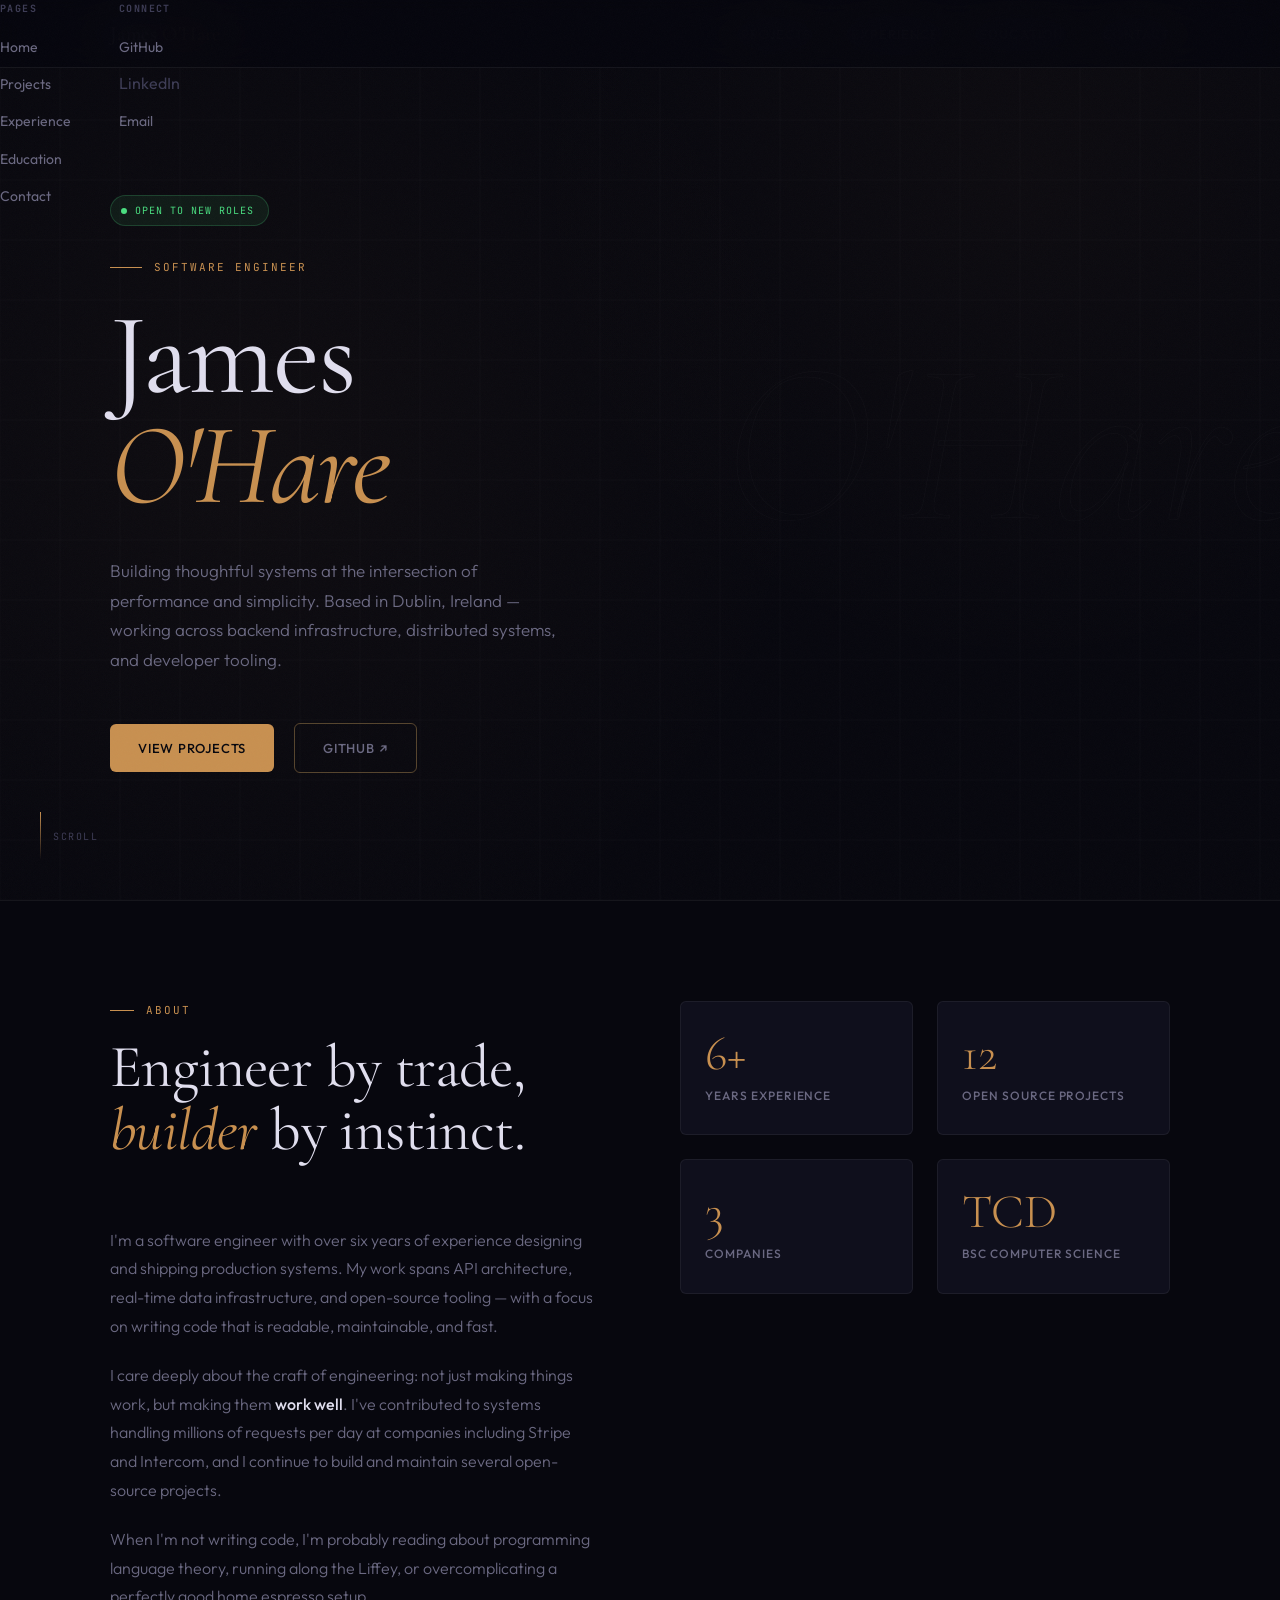
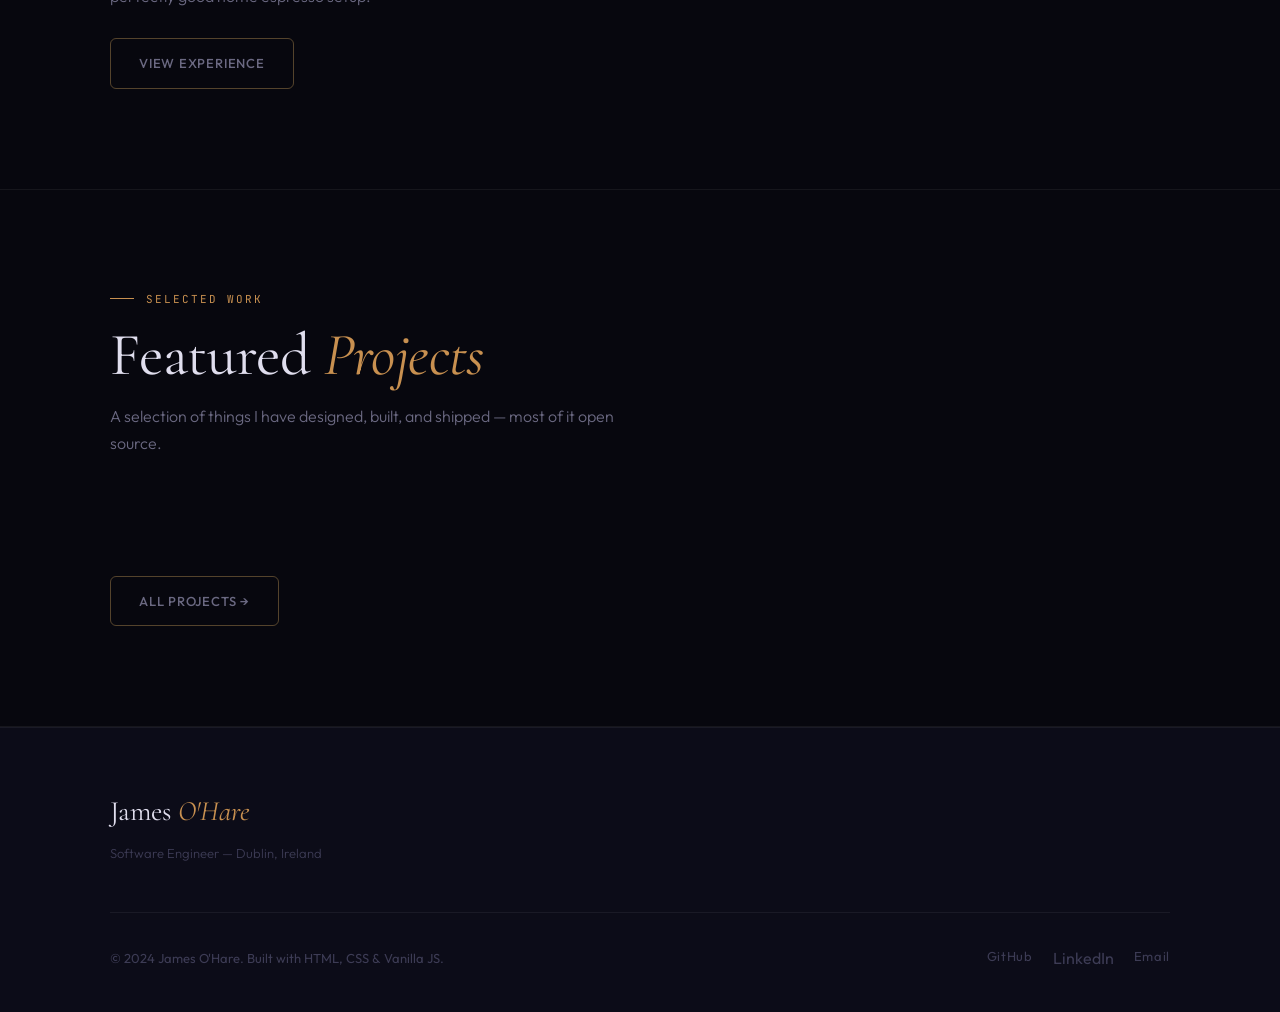
<file: index.html>
<!DOCTYPE html>
<html lang="en">
<head>
  <meta charset="UTF-8">
  <meta name="viewport" content="width=device-width, initial-scale=1.0">
  <meta name="description" content="James O'Hare — Software Engineer based in Dublin, Ireland. Building thoughtful systems at the intersection of performance and simplicity.">
  <title>James O'Hare — Software Engineer</title>
  <link rel="stylesheet" href="assets/styles.css">
</head>
<body>

  <nav>
    <div class="nav-inner">
      <a href="index.html" class="nav-logo">James <span>O'Hare</span></a>
      <ul class="nav-links">
        <li><a href="projects.html">Projects</a></li>
        <li><a href="experience.html">Experience</a></li>
        <li><a href="education.html">Education</a></li>
        <li><a href="contact.html">Contact</a></li>
      </ul>
      <button class="nav-toggle" id="nav-toggle" aria-label="Toggle menu">
        <span></span>
        <span></span>
        <span></span>
      </button>
    </div>
  </nav>

  <div class="nav-mobile" id="nav-mobile">
    <a href="projects.html">Projects</a>
    <a href="experience.html">Experience</a>
    <a href="education.html">Education</a>
    <a href="contact.html">Contact</a>
  </div>

  <section class="hero">
    <div class="hero-grid-bg"></div>
    <div class="hero-ghost">O'Hare</div>
    <div class="hero-inner">
      <div class="available-badge">
        <div class="available-dot"></div>
        Open to new roles
      </div>
      <div class="hero-label">Software Engineer</div>
      <h1 class="hero-name">James<br><em>O'Hare</em></h1>
      <p class="hero-desc">
        Building thoughtful systems at the intersection of performance and simplicity.
        Based in Dublin, Ireland — working across backend infrastructure, distributed systems, and developer tooling.
      </p>
      <div class="hero-actions">
        <a href="projects.html" class="btn btn-primary">View Projects</a>
        <a href="https://github.com/james-ohare" target="_blank" rel="noopener" class="btn btn-outline">GitHub &#8599;</a>
      </div>
    </div>
    <div class="hero-scroll">
      <div class="hero-scroll-line"></div>
      Scroll
    </div>
  </section>

  <div class="divider"></div>

  <section>
    <div class="container">
      <div class="about-grid">
        <div class="about-text fade-up">
          <div class="section-header">
            <div class="section-label">About</div>
            <h2 class="section-title">Engineer by trade,<br><em>builder</em> by instinct.</h2>
          </div>
          <p>
            I'm a software engineer with over six years of experience designing and shipping production systems.
            My work spans API architecture, real-time data infrastructure, and open-source tooling — with a focus
            on writing code that is readable, maintainable, and fast.
          </p>
          <p>
            I care deeply about the craft of engineering: not just making things work, but making them
            <strong>work well</strong>. I've contributed to systems handling millions of requests per day at companies
            including Stripe and Intercom, and I continue to build and maintain several open-source projects.
          </p>
          <p>
            When I'm not writing code, I'm probably reading about programming language theory, running along the
            Liffey, or overcomplicating a perfectly good home espresso setup.
          </p>
          <br>
          <a href="experience.html" class="btn btn-outline">View Experience</a>
        </div>
        <div class="about-stats fade-up stagger-1">
          <div class="stat-card">
            <div class="stat-number">6+</div>
            <div class="stat-label">Years Experience</div>
          </div>
          <div class="stat-card">
            <div class="stat-number">12</div>
            <div class="stat-label">Open Source Projects</div>
          </div>
          <div class="stat-card">
            <div class="stat-number">3</div>
            <div class="stat-label">Companies</div>
          </div>
          <div class="stat-card">
            <div class="stat-number">TCD</div>
            <div class="stat-label">BSc Computer Science</div>
          </div>
        </div>
      </div>
    </div>
  </section>

  <div class="divider"></div>

  <section>
    <div class="container">
      <div class="section-header fade-up">
        <div class="section-label">Selected Work</div>
        <h2 class="section-title">Featured <em>Projects</em></h2>
        <p class="section-sub">A selection of things I have designed, built, and shipped — most of it open source.</p>
      </div>
      <div class="project-grid" id="featured-grid"></div>
      <br><br>
      <a href="projects.html" class="btn btn-outline fade-up">All Projects &#8594;</a>
    </div>
  </section>

  <div class="divider"></div>

  <footer>
    <div class="footer-inner">
      <div class="footer-top">
        <div>
          <div class="footer-logo">James <em>O'Hare</em></div>
          <div class="footer-tagline">Software Engineer — Dublin, Ireland</div>
        </div>
        <nav class="footer-nav">
          <div class="footer-nav-col">
            <h4>Pages</h4>
            <ul>
              <li><a href="index.html">Home</a></li>
              <li><a href="projects.html">Projects</a></li>
              <li><a href="experience.html">Experience</a></li>
              <li><a href="education.html">Education</a></li>
              <li><a href="contact.html">Contact</a></li>
            </ul>
          </div>
          <div class="footer-nav-col">
            <h4>Connect</h4>
            <ul>
              <li><a href="https://github.com/james-ohare" target="_blank" rel="noopener">GitHub</a></li>
              <li><span style="color: var(--text-3);">LinkedIn</span></li>
              <li><a href="mailto:jamesoharephysics@gmail.com">Email</a></li>
            </ul>
          </div>
        </nav>
      </div>
      <div class="footer-bottom">
        <p class="footer-copy">&copy; 2024 James O'Hare. Built with HTML, CSS &amp; Vanilla JS.</p>
        <div class="footer-social">
          <a href="https://github.com/james-ohare" target="_blank" rel="noopener">GitHub</a>
          <span style="color: var(--text-3);">LinkedIn</span>
          <a href="mailto:jamesoharephysics@gmail.com">Email</a>
        </div>
      </div>
    </div>
  </footer>

  <script src="assets/main.js"></script>
</body>
</html>
</file>
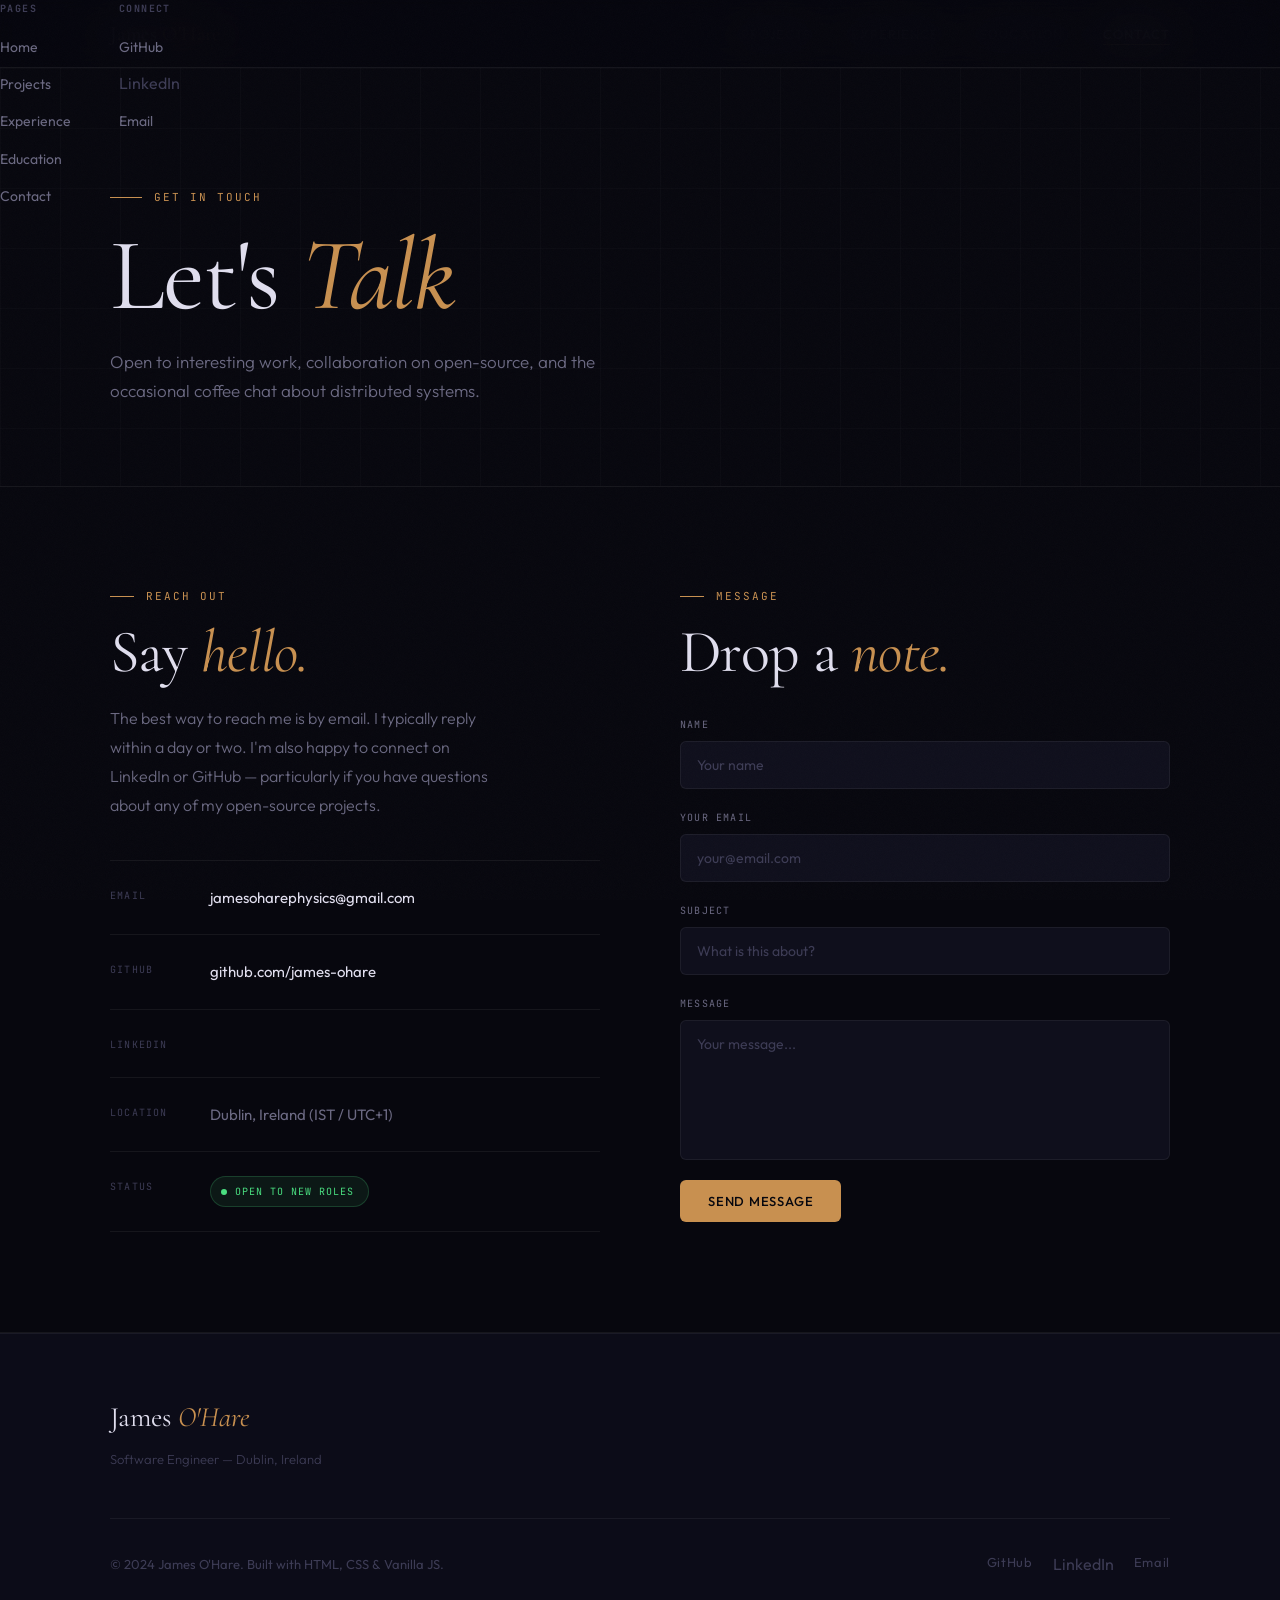
<file: contact.html>
<!DOCTYPE html>
<html lang="en">
<head>
  <meta charset="UTF-8">
  <meta name="viewport" content="width=device-width, initial-scale=1.0">
  <meta name="description" content="Contact James O'Hare — Software Engineer based in Dublin, Ireland.">
  <title>Contact — James O'Hare</title>
  <link rel="stylesheet" href="assets/styles.css">
</head>
<body>

  <nav>
    <div class="nav-inner">
      <a href="index.html" class="nav-logo">James <span>O'Hare</span></a>
      <ul class="nav-links">
        <li><a href="projects.html">Projects</a></li>
        <li><a href="experience.html">Experience</a></li>
        <li><a href="education.html">Education</a></li>
        <li><a href="contact.html">Contact</a></li>
      </ul>
      <button class="nav-toggle" id="nav-toggle" aria-label="Toggle menu">
        <span></span>
        <span></span>
        <span></span>
      </button>
    </div>
  </nav>

  <div class="nav-mobile" id="nav-mobile">
    <a href="projects.html">Projects</a>
    <a href="experience.html">Experience</a>
    <a href="education.html">Education</a>
    <a href="contact.html">Contact</a>
  </div>

  <div class="page-top">
    <div class="page-banner">
      <div class="container">
        <div class="page-banner-inner">
          <div class="page-banner-label">Get in Touch</div>
          <h1 class="page-banner-title">Let's <em>Talk</em></h1>
          <p class="page-banner-sub">
            Open to interesting work, collaboration on open-source, and the occasional coffee chat about distributed systems.
          </p>
        </div>
      </div>
    </div>

    <div class="divider"></div>

    <section>
      <div class="container">
        <div class="contact-layout">

          <div class="fade-up">
            <div class="section-label">Reach Out</div>
            <h2 class="section-title" style="margin-top: 12px;">Say <em>hello.</em></h2>
            <p style="margin-top: 20px; font-size: 16px; color: var(--text-2); line-height: 1.8; font-weight: 300; max-width: 400px;">
              The best way to reach me is by email. I typically reply within a day or two.
              I'm also happy to connect on LinkedIn or GitHub — particularly if you have
              questions about any of my open-source projects.
            </p>
            <div class="contact-info-block">
              <div class="contact-item">
                <div class="contact-item-label">Email</div>
                <div class="contact-item-value">
                  <a href="mailto:jamesoharephysics@gmail.com">jamesoharephysics@gmail.com</a>
                </div>
              </div>
              <div class="contact-item">
                <div class="contact-item-label">GitHub</div>
                <div class="contact-item-value">
                  <a href="https://github.com/james-ohare" target="_blank" rel="noopener">github.com/james-ohare</a>
                </div>
              </div>
              <div class="contact-item">
                <div class="contact-item-label">LinkedIn</div>
                <div class="contact-item-value">
                  <a href="#" target="_blank" rel="noopener"></a>
                </div>
              </div>
              <div class="contact-item">
                <div class="contact-item-label">Location</div>
                <div class="contact-item-value">Dublin, Ireland (IST / UTC+1)</div>
              </div>
              <div class="contact-item">
                <div class="contact-item-label">Status</div>
                <div class="contact-item-value">
                  <span class="available-badge" style="margin-bottom: 0;">
                    <span class="available-dot"></span>
                    Open to new roles
                  </span>
                </div>
              </div>
            </div>
          </div>

          <div class="fade-up stagger-2">
            <div class="section-label">Message</div>
            <h2 class="section-title" style="margin-top: 12px; margin-bottom: 32px;">Drop a <em>note.</em></h2>
            <div class="contact-form" id="contact-form">
              <div class="form-group">
                <label class="form-label" for="cf-name">Name</label>
                <input class="form-input" type="text" id="cf-name" placeholder="Your name" autocomplete="name">
              </div>
              <div class="form-group">
                <label class="form-label" for="cf-email">Your email</label>
                <input class="form-input" type="email" id="cf-email" placeholder="your@email.com" autocomplete="email">
              </div>
              <div class="form-group">
                <label class="form-label" for="cf-subject">Subject</label>
                <input class="form-input" type="text" id="cf-subject" placeholder="What is this about?">
              </div>
              <div class="form-group">
                <label class="form-label" for="cf-message">Message</label>
                <textarea class="form-textarea" id="cf-message" placeholder="Your message..."></textarea>
              </div>
              <div id="form-error" style="display:none; font-family: var(--font-mono); font-size: 11px; color: #f87171; letter-spacing: 0.08em;"></div>
              <button class="btn btn-primary" style="align-self: flex-start;" id="send-btn" onclick="handleFormSubmit(event)">Send Message</button>
            </div>
            <div id="form-success" style="display:none;">
              <div style="font-family: var(--font-display); font-size: 32px; font-weight: 400; color: var(--accent); margin-bottom: 12px; font-style: italic;">Message ready.</div>
              <p style="font-size: 15px; color: var(--text-2); font-weight: 300; line-height: 1.7;">Your email client has opened with the message pre-filled. Just hit send.</p>
              <br>
              <button class="btn btn-outline" onclick="resetForm()">Send Another</button>
            </div>
          </div>

        </div>
      </div>
    </section>

    <div class="divider"></div>

    <footer>
      <div class="footer-inner">
        <div class="footer-top">
          <div>
            <div class="footer-logo">James <em>O'Hare</em></div>
            <div class="footer-tagline">Software Engineer — Dublin, Ireland</div>
          </div>
          <nav class="footer-nav">
            <div class="footer-nav-col">
              <h4>Pages</h4>
              <ul>
                <li><a href="index.html">Home</a></li>
                <li><a href="projects.html">Projects</a></li>
                <li><a href="experience.html">Experience</a></li>
                <li><a href="education.html">Education</a></li>
                <li><a href="contact.html">Contact</a></li>
              </ul>
            </div>
            <div class="footer-nav-col">
              <h4>Connect</h4>
              <ul>
                <li><a href="https://github.com/james-ohare" target="_blank" rel="noopener">GitHub</a></li>
                <li><span style="color: var(--text-3);">LinkedIn</span></li>
                <li><a href="mailto:jamesoharephysics@gmail.com">Email</a></li>
              </ul>
            </div>
          </nav>
        </div>
        <div class="footer-bottom">
          <p class="footer-copy">&copy; 2024 James O'Hare. Built with HTML, CSS &amp; Vanilla JS.</p>
          <div class="footer-social">
            <a href="https://github.com/james-ohare" target="_blank" rel="noopener">GitHub</a>
            <span style="color: var(--text-3);">LinkedIn</span>
            <a href="mailto:jamesoharephysics@gmail.com">Email</a>
          </div>
        </div>
      </div>
    </footer>
  </div>

  <script src="assets/main.js"></script>
  <script>
    function handleFormSubmit(e) {
      e.preventDefault();
      const name = document.getElementById('cf-name').value.trim();
      const email = document.getElementById('cf-email').value.trim();
      const subject = document.getElementById('cf-subject').value.trim();
      const message = document.getElementById('cf-message').value.trim();
      const errorEl = document.getElementById('form-error');

      errorEl.style.display = 'none';

      if (!name) { showError('Please enter your name.'); return; }
      if (!email || !email.includes('@')) { showError('Please enter a valid email address.'); return; }
      if (!subject) { showError('Please enter a subject.'); return; }
      if (!message) { showError('Please write a message.'); return; }

      const body = `Hi James,\n\n${message}\n\n---\nFrom: ${name}\nReply to: ${email}`;
      const mailto = `mailto:jamesoharephysics@gmail.com`
        + `?subject=${encodeURIComponent(subject)}`
        + `&body=${encodeURIComponent(body)}`;

      window.location.href = mailto;

      setTimeout(() => {
        document.getElementById('contact-form').style.display = 'none';
        document.getElementById('form-success').style.display = 'block';
      }, 400);
    }

    function showError(msg) {
      const el = document.getElementById('form-error');
      el.textContent = msg;
      el.style.display = 'block';
    }

    function resetForm() {
      document.getElementById('cf-name').value = '';
      document.getElementById('cf-email').value = '';
      document.getElementById('cf-subject').value = '';
      document.getElementById('cf-message').value = '';
      document.getElementById('form-error').style.display = 'none';
      document.getElementById('contact-form').style.display = 'flex';
      document.getElementById('form-success').style.display = 'none';
    }
  </script>
</body>
</html>
</file>
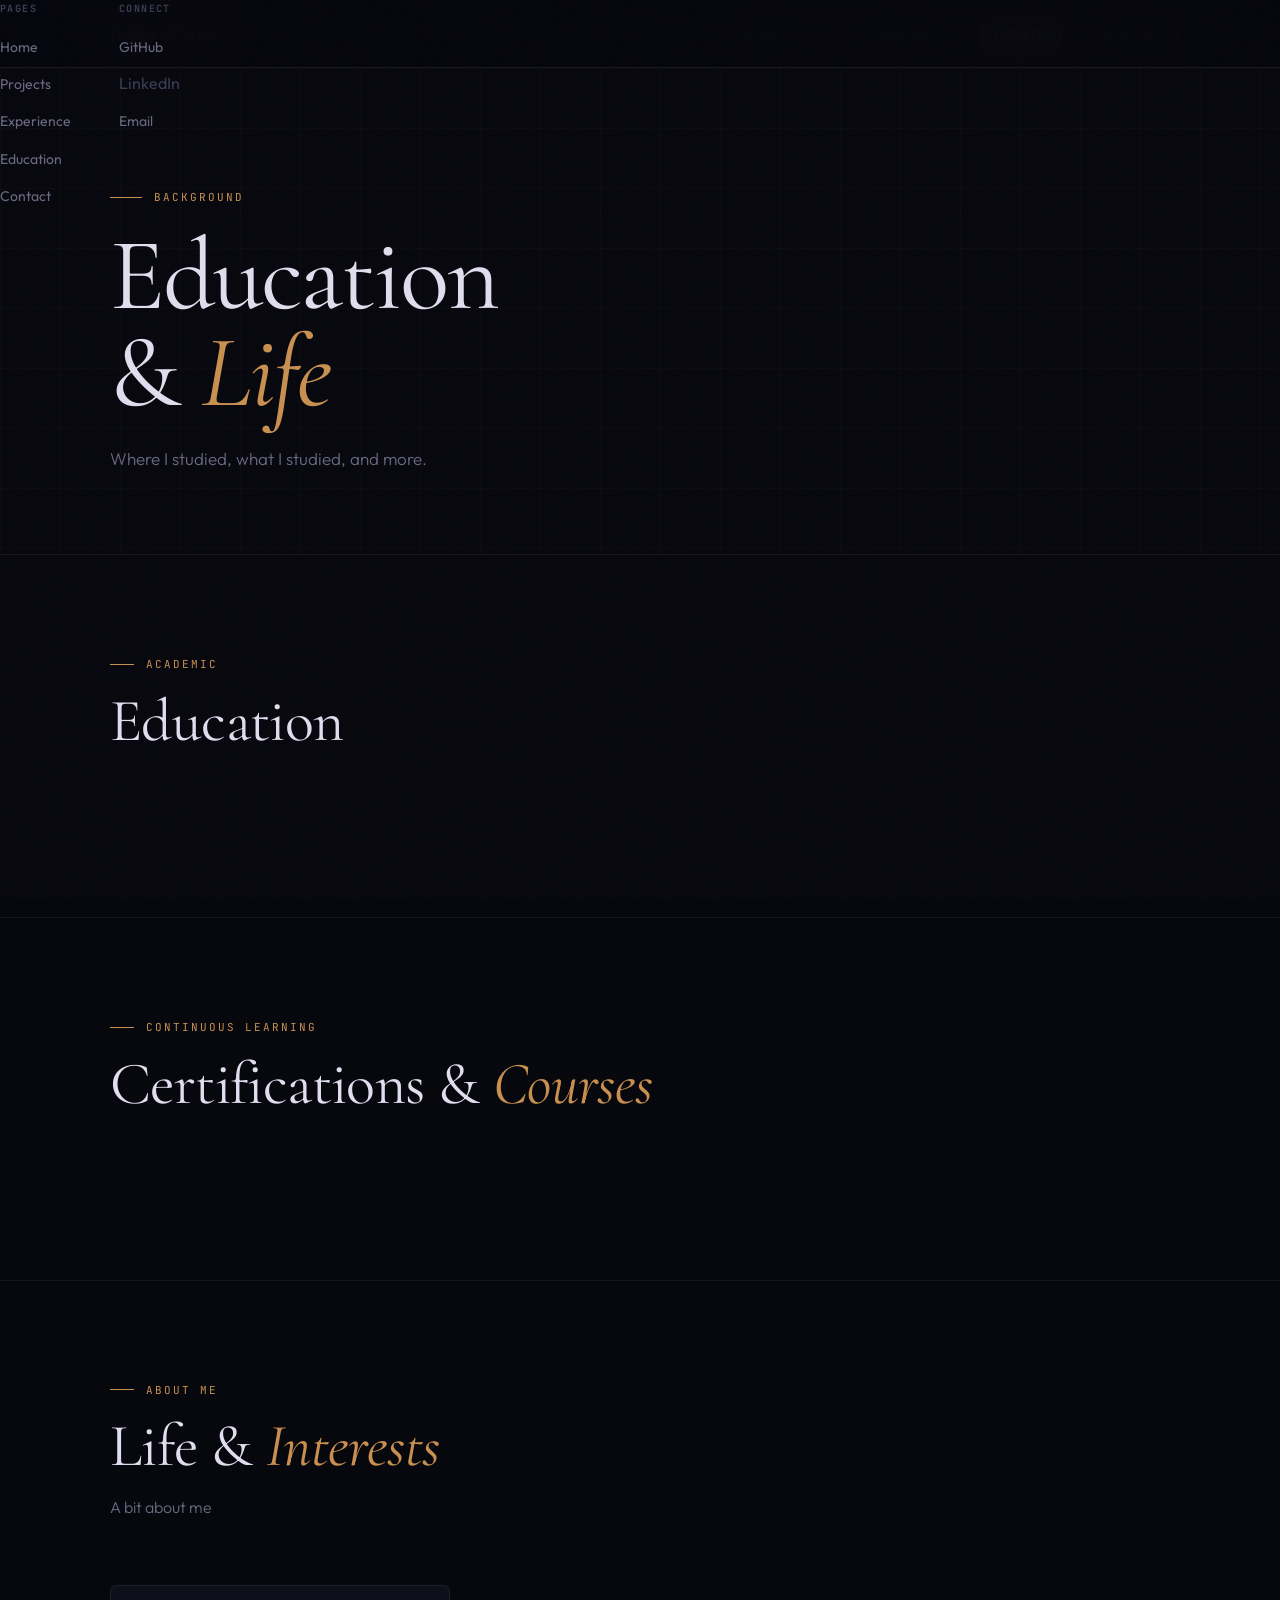
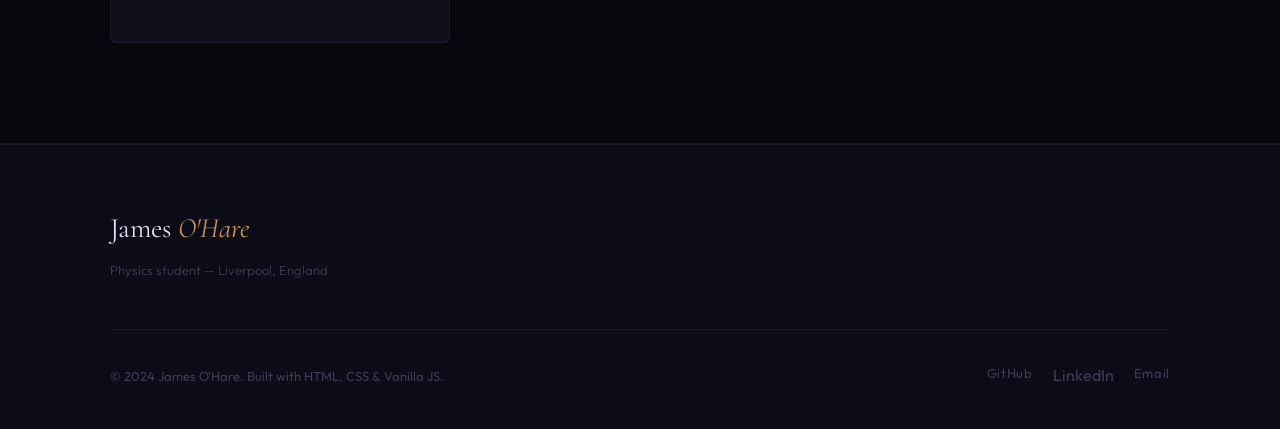
<file: education.html>
<!DOCTYPE html>
<html lang="en">
<head>
  <meta charset="UTF-8">
  <meta name="viewport" content="width=device-width, initial-scale=1.0">
  <meta name="description" content="Education — James O'Hare">
  <title>Education — James O'Hare</title>
  <link rel="stylesheet" href="assets/styles.css">
</head>
<body>

  <nav>
    <div class="nav-inner">
      <a href="index.html" class="nav-logo">James <span>O'Hare</span></a>
      <ul class="nav-links">
        <li><a href="projects.html">Projects</a></li>
        <li><a href="experience.html">Experience</a></li>
        <li><a href="education.html">Education</a></li>
        <li><a href="contact.html">Contact</a></li>
      </ul>
      <button class="nav-toggle" id="nav-toggle" aria-label="Toggle menu">
        <span></span>
        <span></span>
        <span></span>
      </button>
    </div>
  </nav>

  <div class="nav-mobile" id="nav-mobile">
    <a href="projects.html">Projects</a>
    <a href="experience.html">Experience</a>
    <a href="education.html">Education</a>
    <a href="contact.html">Contact</a>
  </div>

  <div class="page-top">
    <div class="page-banner">
      <div class="container">
        <div class="page-banner-inner">
          <div class="page-banner-label">Background</div>
          <h1 class="page-banner-title">Education<br>&amp; <em>Life</em></h1>
          <p class="page-banner-sub">
            Where I studied, what I studied, and more.
          </p>
        </div>
      </div>
    </div>

    <div class="divider"></div>

    <section>
      <div class="container">
        <div class="section-header fade-up">
          <div class="section-label">Academic</div>
          <h2 class="section-title">Education</h2>
        </div>
        <div class="edu-grid">


        </div>
      </div>
    </section>

    <div class="divider"></div>

    <section>
      <div class="container">
        <div class="section-header fade-up">
          <div class="section-label">Continuous Learning</div>
          <h2 class="section-title">Certifications &amp; <em>Courses</em></h2>
        </div>
        <div class="edu-grid">

          

          


        </div>
      </div>
    </section>

    <div class="divider"></div>

    <section>
      <div class="container">
        <div class="section-header fade-up">
          <div class="section-label">About me</div>
          <h2 class="section-title">Life &amp; <em>Interests</em></h2>
          <p class="section-sub">
            A bit about me
          </p>
        </div>
        <div class="life-grid">
          <div class="life-card fade-up stagger-1">
            
        </div>
      </div>
    </section>

    <div class="divider"></div>

    <footer>
      <div class="footer-inner">
        <div class="footer-top">
          <div>
            <div class="footer-logo">James <em>O'Hare</em></div>
            <div class="footer-tagline">Physics student — Liverpool, England</div>
          </div>
          <nav class="footer-nav">
            <div class="footer-nav-col">
              <h4>Pages</h4>
              <ul>
                <li><a href="index.html">Home</a></li>
                <li><a href="projects.html">Projects</a></li>
                <li><a href="experience.html">Experience</a></li>
                <li><a href="education.html">Education</a></li>
                <li><a href="contact.html">Contact</a></li>
              </ul>
            </div>
            <div class="footer-nav-col">
              <h4>Connect</h4>
              <ul>
                <li><a href="https://github.com/james-ohare" target="_blank" rel="noopener">GitHub</a></li>
                <li><span style="color: var(--text-3);">LinkedIn</span></li>
                <li><a href="mailto:jamesoharephysics@gmail.com">Email</a></li>
              </ul>
            </div>
          </nav>
        </div>
        <div class="footer-bottom">
          <p class="footer-copy">&copy; 2024 James O'Hare. Built with HTML, CSS &amp; Vanilla JS.</p>
          <div class="footer-social">
            <a href="https://github.com/james-ohare" target="_blank" rel="noopener">GitHub</a>
            <span style="color: var(--text-3);">LinkedIn</span>
            <a href="mailto:jamesoharephysics@gmail.com">Email</a>
          </div>
        </div>
      </div>
    </footer>
  </div>

  <script src="assets/main.js"></script>
</body>
</html>
</file>
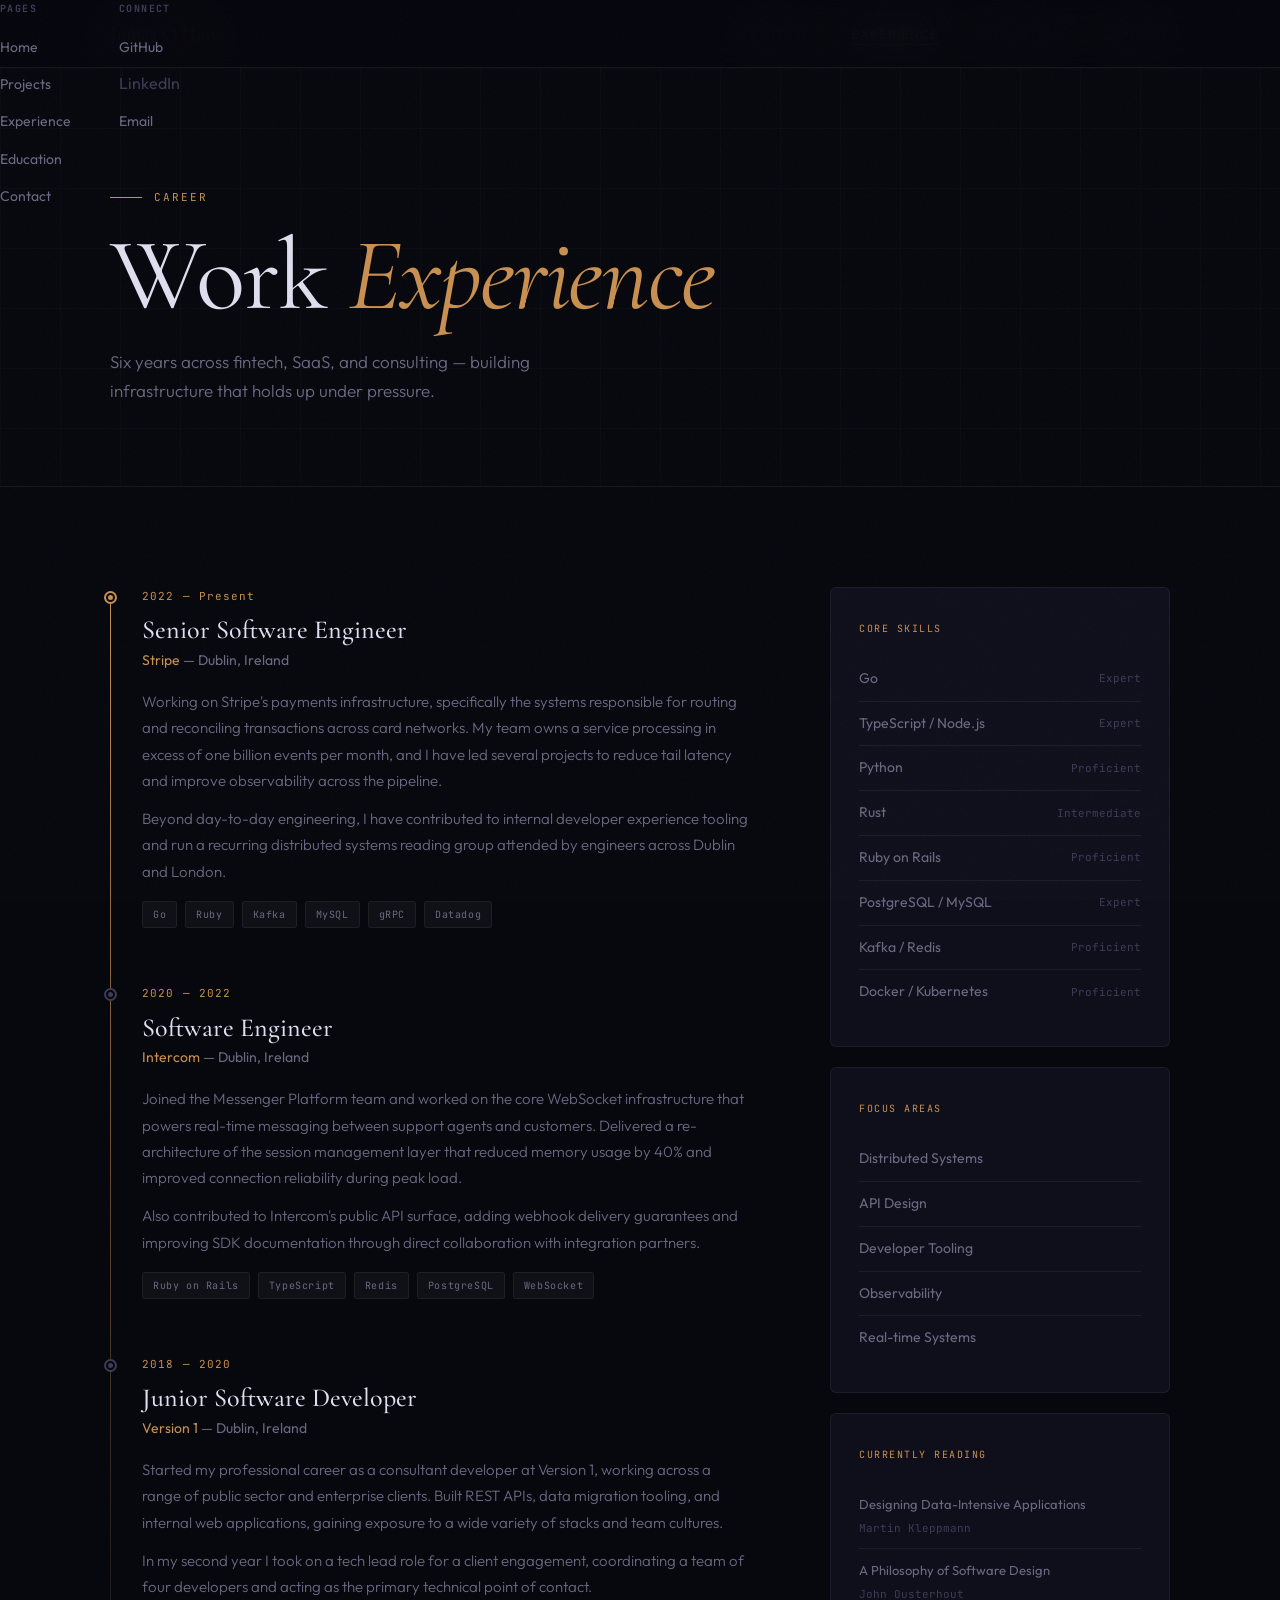
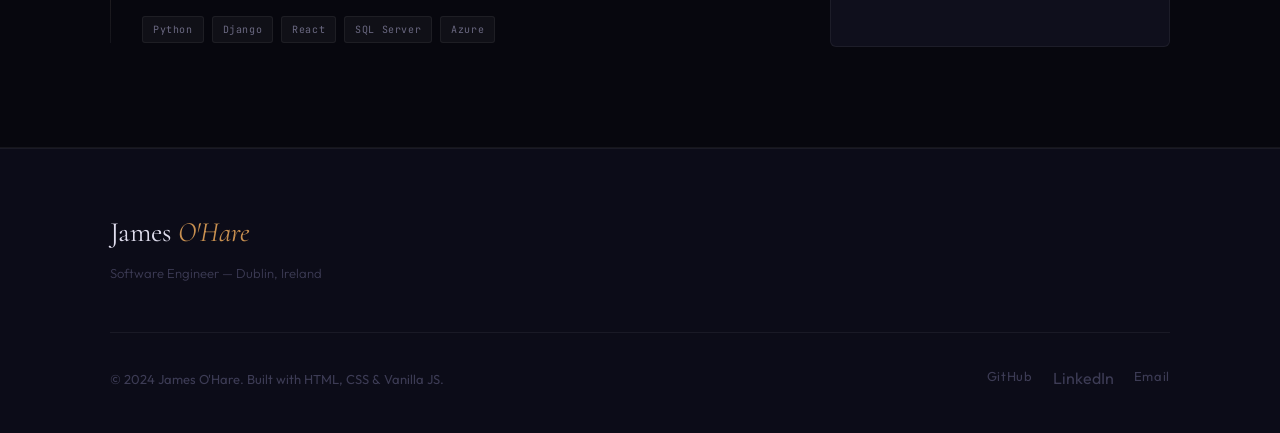
<file: experience.html>
<!DOCTYPE html>
<html lang="en">
<head>
  <meta charset="UTF-8">
  <meta name="viewport" content="width=device-width, initial-scale=1.0">
  <meta name="description" content="Work experience — James O'Hare, Software Engineer.">
  <title>Experience — James O'Hare</title>
  <link rel="stylesheet" href="assets/styles.css">
</head>
<body>

  <nav>
    <div class="nav-inner">
      <a href="index.html" class="nav-logo">James <span>O'Hare</span></a>
      <ul class="nav-links">
        <li><a href="projects.html">Projects</a></li>
        <li><a href="experience.html">Experience</a></li>
        <li><a href="education.html">Education</a></li>
        <li><a href="contact.html">Contact</a></li>
      </ul>
      <button class="nav-toggle" id="nav-toggle" aria-label="Toggle menu">
        <span></span>
        <span></span>
        <span></span>
      </button>
    </div>
  </nav>

  <div class="nav-mobile" id="nav-mobile">
    <a href="projects.html">Projects</a>
    <a href="experience.html">Experience</a>
    <a href="education.html">Education</a>
    <a href="contact.html">Contact</a>
  </div>

  <div class="page-top">
    <div class="page-banner">
      <div class="container">
        <div class="page-banner-inner">
          <div class="page-banner-label">Career</div>
          <h1 class="page-banner-title">Work <em>Experience</em></h1>
          <p class="page-banner-sub">
            Six years across fintech, SaaS, and consulting — building infrastructure that holds up under pressure.
          </p>
        </div>
      </div>
    </div>

    <div class="divider"></div>

    <section>
      <div class="container">
        <div class="experience-grid">
          <div class="timeline fade-up">

            <div class="timeline-item">
              <div class="timeline-dot"></div>
              <div class="timeline-period">2022 — Present</div>
              <div class="timeline-role">Senior Software Engineer</div>
              <div class="timeline-company">
                <a href="https://stripe.com" target="_blank" rel="noopener">Stripe</a> &mdash; Dublin, Ireland
              </div>
              <p class="timeline-desc">
                Working on Stripe's payments infrastructure, specifically the systems responsible for routing
                and reconciling transactions across card networks. My team owns a service processing in
                excess of one billion events per month, and I have led several projects to reduce tail latency
                and improve observability across the pipeline.
              </p>
              <p class="timeline-desc" style="margin-top: 12px;">
                Beyond day-to-day engineering, I have contributed to internal developer experience tooling
                and run a recurring distributed systems reading group attended by engineers across Dublin and London.
              </p>
              <div class="timeline-tags">
                <span class="tag">Go</span>
                <span class="tag">Ruby</span>
                <span class="tag">Kafka</span>
                <span class="tag">MySQL</span>
                <span class="tag">gRPC</span>
                <span class="tag">Datadog</span>
              </div>
            </div>

            <div class="timeline-item">
              <div class="timeline-dot"></div>
              <div class="timeline-period">2020 — 2022</div>
              <div class="timeline-role">Software Engineer</div>
              <div class="timeline-company">
                <a href="https://intercom.com" target="_blank" rel="noopener">Intercom</a> &mdash; Dublin, Ireland
              </div>
              <p class="timeline-desc">
                Joined the Messenger Platform team and worked on the core WebSocket infrastructure
                that powers real-time messaging between support agents and customers. Delivered a
                re-architecture of the session management layer that reduced memory usage by 40% and
                improved connection reliability during peak load.
              </p>
              <p class="timeline-desc" style="margin-top: 12px;">
                Also contributed to Intercom's public API surface, adding webhook delivery guarantees
                and improving SDK documentation through direct collaboration with integration partners.
              </p>
              <div class="timeline-tags">
                <span class="tag">Ruby on Rails</span>
                <span class="tag">TypeScript</span>
                <span class="tag">Redis</span>
                <span class="tag">PostgreSQL</span>
                <span class="tag">WebSocket</span>
              </div>
            </div>

            <div class="timeline-item">
              <div class="timeline-dot"></div>
              <div class="timeline-period">2018 — 2020</div>
              <div class="timeline-role">Junior Software Developer</div>
              <div class="timeline-company">
                <a href="https://version1.com" target="_blank" rel="noopener">Version 1</a> &mdash; Dublin, Ireland
              </div>
              <p class="timeline-desc">
                Started my professional career as a consultant developer at Version 1, working across
                a range of public sector and enterprise clients. Built REST APIs, data migration tooling,
                and internal web applications, gaining exposure to a wide variety of stacks and team cultures.
              </p>
              <p class="timeline-desc" style="margin-top: 12px;">
                In my second year I took on a tech lead role for a client engagement, coordinating a
                team of four developers and acting as the primary technical point of contact.
              </p>
              <div class="timeline-tags">
                <span class="tag">Python</span>
                <span class="tag">Django</span>
                <span class="tag">React</span>
                <span class="tag">SQL Server</span>
                <span class="tag">Azure</span>
              </div>
            </div>

          </div>

          <div>
            <div class="sidebar-card fade-up stagger-1">
              <div class="sidebar-title">Core Skills</div>
              <div class="skill-row">
                <span class="skill-name">Go</span>
                <span class="skill-level">Expert</span>
              </div>
              <div class="skill-row">
                <span class="skill-name">TypeScript / Node.js</span>
                <span class="skill-level">Expert</span>
              </div>
              <div class="skill-row">
                <span class="skill-name">Python</span>
                <span class="skill-level">Proficient</span>
              </div>
              <div class="skill-row">
                <span class="skill-name">Rust</span>
                <span class="skill-level">Intermediate</span>
              </div>
              <div class="skill-row">
                <span class="skill-name">Ruby on Rails</span>
                <span class="skill-level">Proficient</span>
              </div>
              <div class="skill-row">
                <span class="skill-name">PostgreSQL / MySQL</span>
                <span class="skill-level">Expert</span>
              </div>
              <div class="skill-row">
                <span class="skill-name">Kafka / Redis</span>
                <span class="skill-level">Proficient</span>
              </div>
              <div class="skill-row">
                <span class="skill-name">Docker / Kubernetes</span>
                <span class="skill-level">Proficient</span>
              </div>
            </div>

            <div class="sidebar-card fade-up stagger-2" style="margin-top: 20px;">
              <div class="sidebar-title">Focus Areas</div>
              <div class="skill-row">
                <span class="skill-name">Distributed Systems</span>
              </div>
              <div class="skill-row">
                <span class="skill-name">API Design</span>
              </div>
              <div class="skill-row">
                <span class="skill-name">Developer Tooling</span>
              </div>
              <div class="skill-row">
                <span class="skill-name">Observability</span>
              </div>
              <div class="skill-row">
                <span class="skill-name">Real-time Systems</span>
              </div>
            </div>

            <div class="sidebar-card fade-up stagger-3" style="margin-top: 20px;">
              <div class="sidebar-title">Currently Reading</div>
              <div class="skill-row" style="flex-direction: column; align-items: flex-start; gap: 4px;">
                <span class="skill-name" style="font-size: 13px;">Designing Data-Intensive Applications</span>
                <span class="skill-level">Martin Kleppmann</span>
              </div>
              <div class="skill-row" style="flex-direction: column; align-items: flex-start; gap: 4px; border-bottom: none;">
                <span class="skill-name" style="font-size: 13px;">A Philosophy of Software Design</span>
                <span class="skill-level">John Ousterhout</span>
              </div>
            </div>
          </div>
        </div>
      </div>
    </section>

    <div class="divider"></div>

    <footer>
      <div class="footer-inner">
        <div class="footer-top">
          <div>
            <div class="footer-logo">James <em>O'Hare</em></div>
            <div class="footer-tagline">Software Engineer — Dublin, Ireland</div>
          </div>
          <nav class="footer-nav">
            <div class="footer-nav-col">
              <h4>Pages</h4>
              <ul>
                <li><a href="index.html">Home</a></li>
                <li><a href="projects.html">Projects</a></li>
                <li><a href="experience.html">Experience</a></li>
                <li><a href="education.html">Education</a></li>
                <li><a href="contact.html">Contact</a></li>
              </ul>
            </div>
            <div class="footer-nav-col">
              <h4>Connect</h4>
              <ul>
                <li><a href="https://github.com/james-ohare" target="_blank" rel="noopener">GitHub</a></li>
                <li><span style="color: var(--text-3);">LinkedIn</span></li>
                <li><a href="mailto:jamesoharephysics@gmail.com">Email</a></li>
              </ul>
            </div>
          </nav>
        </div>
        <div class="footer-bottom">
          <p class="footer-copy">&copy; 2024 James O'Hare. Built with HTML, CSS &amp; Vanilla JS.</p>
          <div class="footer-social">
            <a href="https://github.com/james-ohare" target="_blank" rel="noopener">GitHub</a>
            <span style="color: var(--text-3);">LinkedIn</span>
            <a href="mailto:jamesoharephysics@gmail.com">Email</a>
          </div>
        </div>
      </div>
    </footer>
  </div>

  <script src="assets/main.js"></script>
</body>
</html>
</file>
<file: assets/styles.css>
@import url('https://fonts.googleapis.com/css2?family=Cormorant+Garamond:ital,wght@0,300;0,400;0,500;0,600;1,300;1,400;1,500&family=Outfit:wght@300;400;500;600&family=JetBrains+Mono:wght@400;500&display=swap');

:root {
  --bg: #07070e;
  --bg-2: #0c0c18;
  --bg-card: #0f0f1c;
  --bg-card-hover: #131325;
  --border: rgba(255, 255, 255, 0.06);
  --border-hover: rgba(200, 158, 90, 0.4);
  --text: #e0deee;
  --text-2: #6b6982;
  --text-3: #3d3c55;
  --accent: #c89050;
  --accent-light: #e0b070;
  --accent-dim: rgba(200, 144, 80, 0.12);
  --accent-glow: rgba(200, 144, 80, 0.06);
  --font-display: 'Cormorant Garamond', Georgia, serif;
  --font-body: 'Outfit', system-ui, sans-serif;
  --font-mono: 'JetBrains Mono', 'Courier New', monospace;
  --nav-h: 68px;
  --max: 1140px;
  --r: 6px;
  --ease: cubic-bezier(0.4, 0, 0.2, 1);
}

*, *::before, *::after {
  box-sizing: border-box;
  margin: 0;
  padding: 0;
}

html {
  scroll-behavior: smooth;
  -webkit-font-smoothing: antialiased;
  -moz-osx-font-smoothing: grayscale;
}

body {
  background-color: var(--bg);
  color: var(--text);
  font-family: var(--font-body);
  font-size: 16px;
  font-weight: 400;
  line-height: 1.7;
  min-height: 100vh;
  overflow-x: hidden;
}

body::after {
  content: '';
  position: fixed;
  inset: 0;
  background-image: url("data:image/svg+xml,%3Csvg viewBox='0 0 256 256' xmlns='http://www.w3.org/2000/svg'%3E%3Cfilter id='noise'%3E%3CfeTurbulence type='fractalNoise' baseFrequency='0.9' numOctaves='4' stitchTiles='stitch'/%3E%3C/filter%3E%3Crect width='100%25' height='100%25' filter='url(%23noise)' opacity='1'/%3E%3C/svg%3E");
  background-size: 180px 180px;
  opacity: 0.025;
  pointer-events: none;
  z-index: 9999;
}

a {
  color: inherit;
  text-decoration: none;
}

img {
  max-width: 100%;
  display: block;
}

ul {
  list-style: none;
}

.container {
  max-width: var(--max);
  margin: 0 auto;
  padding: 0 40px;
}

nav {
  position: fixed;
  top: 0;
  left: 0;
  right: 0;
  height: var(--nav-h);
  z-index: 100;
  border-bottom: 1px solid var(--border);
  backdrop-filter: blur(20px) saturate(1.4);
  -webkit-backdrop-filter: blur(20px) saturate(1.4);
  background: rgba(7, 7, 14, 0.85);
}

.nav-inner {
  max-width: var(--max);
  margin: 0 auto;
  padding: 0 40px;
  height: 100%;
  display: flex;
  align-items: center;
  justify-content: space-between;
}

.nav-logo {
  font-family: var(--font-display);
  font-size: 20px;
  font-weight: 500;
  letter-spacing: 0.02em;
  color: var(--text);
  transition: color 0.2s;
}

.nav-logo span {
  color: var(--accent);
}

.nav-logo:hover {
  color: var(--accent-light);
}

.nav-links {
  display: flex;
  align-items: center;
  gap: 40px;
}

.nav-links a {
  font-size: 13px;
  font-weight: 500;
  letter-spacing: 0.08em;
  text-transform: uppercase;
  color: var(--text-2);
  transition: color 0.2s var(--ease);
  position: relative;
}

.nav-links a::after {
  content: '';
  position: absolute;
  bottom: -3px;
  left: 0;
  width: 0;
  height: 1px;
  background: var(--accent);
  transition: width 0.25s var(--ease);
}

.nav-links a:hover,
.nav-links a.active {
  color: var(--text);
}

.nav-links a:hover::after,
.nav-links a.active::after {
  width: 100%;
}

.nav-toggle {
  display: none;
  flex-direction: column;
  gap: 5px;
  background: none;
  border: none;
  cursor: pointer;
  padding: 4px;
}

.nav-toggle span {
  display: block;
  width: 24px;
  height: 1.5px;
  background: var(--text);
  transition: transform 0.3s, opacity 0.3s;
}

.nav-mobile {
  display: none;
  position: fixed;
  top: var(--nav-h);
  left: 0;
  right: 0;
  background: var(--bg-2);
  border-bottom: 1px solid var(--border);
  padding: 24px 40px 32px;
  z-index: 99;
  flex-direction: column;
  gap: 20px;
}

.nav-mobile.open {
  display: flex;
}

.nav-mobile a {
  font-size: 15px;
  font-weight: 500;
  letter-spacing: 0.06em;
  text-transform: uppercase;
  color: var(--text-2);
  transition: color 0.2s;
}

.nav-mobile a:hover {
  color: var(--accent);
}

.page-top {
  padding-top: var(--nav-h);
}

.hero {
  min-height: 100vh;
  display: flex;
  align-items: center;
  position: relative;
  overflow: hidden;
}

.hero-grid-bg {
  position: absolute;
  inset: 0;
  background-image:
    radial-gradient(circle at 20% 50%, rgba(200, 144, 80, 0.04) 0%, transparent 50%),
    radial-gradient(circle at 80% 20%, rgba(200, 144, 80, 0.03) 0%, transparent 40%),
    linear-gradient(rgba(255,255,255,0.018) 1px, transparent 1px),
    linear-gradient(90deg, rgba(255,255,255,0.018) 1px, transparent 1px);
  background-size: auto, auto, 60px 60px, 60px 60px;
  background-position: 0 0, 0 0, -0.5px -0.5px, -0.5px -0.5px;
}

.hero-ghost {
  position: absolute;
  right: -2vw;
  top: 50%;
  transform: translateY(-52%);
  font-family: var(--font-display);
  font-size: clamp(140px, 18vw, 280px);
  font-weight: 300;
  font-style: italic;
  color: transparent;
  -webkit-text-stroke: 1px rgba(255,255,255,0.025);
  line-height: 1;
  user-select: none;
  pointer-events: none;
  white-space: nowrap;
}

.hero-inner {
  position: relative;
  z-index: 1;
  max-width: var(--max);
  margin: 0 auto;
  padding: 0 40px;
  padding-top: var(--nav-h);
  width: 100%;
}

.hero-label {
  font-family: var(--font-mono);
  font-size: 11px;
  letter-spacing: 0.18em;
  text-transform: uppercase;
  color: var(--accent);
  margin-bottom: 24px;
  display: flex;
  align-items: center;
  gap: 12px;
  opacity: 0;
  animation: fadeUp 0.8s var(--ease) 0.2s forwards;
}

.hero-label::before {
  content: '';
  display: block;
  width: 32px;
  height: 1px;
  background: var(--accent);
}

.hero-name {
  font-family: var(--font-display);
  font-size: clamp(64px, 9vw, 140px);
  font-weight: 400;
  line-height: 0.95;
  letter-spacing: -0.02em;
  color: var(--text);
  opacity: 0;
  animation: fadeUp 0.9s var(--ease) 0.4s forwards;
}

.hero-name em {
  font-style: italic;
  color: var(--accent);
}

.hero-desc {
  margin-top: 36px;
  max-width: 460px;
  font-size: 17px;
  font-weight: 300;
  color: var(--text-2);
  line-height: 1.75;
  opacity: 0;
  animation: fadeUp 0.9s var(--ease) 0.6s forwards;
}

.hero-actions {
  margin-top: 48px;
  display: flex;
  align-items: center;
  gap: 20px;
  flex-wrap: wrap;
  opacity: 0;
  animation: fadeUp 0.9s var(--ease) 0.8s forwards;
}

.hero-scroll {
  position: absolute;
  bottom: 40px;
  left: 40px;
  display: flex;
  align-items: center;
  gap: 12px;
  font-family: var(--font-mono);
  font-size: 10px;
  letter-spacing: 0.15em;
  text-transform: uppercase;
  color: var(--text-3);
}

.hero-scroll-line {
  width: 1px;
  height: 48px;
  background: linear-gradient(to bottom, var(--accent), transparent);
  animation: scrollLine 2s ease-in-out infinite;
}

.btn {
  display: inline-flex;
  align-items: center;
  gap: 8px;
  padding: 13px 28px;
  font-family: var(--font-body);
  font-size: 13px;
  font-weight: 500;
  letter-spacing: 0.06em;
  text-transform: uppercase;
  border-radius: var(--r);
  transition: all 0.25s var(--ease);
  cursor: pointer;
  border: none;
}

.btn-primary {
  background: var(--accent);
  color: var(--bg);
}

.btn-primary:hover {
  background: var(--accent-light);
  transform: translateY(-1px);
  box-shadow: 0 8px 32px rgba(200, 144, 80, 0.25);
}

.btn-outline {
  background: transparent;
  color: var(--text-2);
  border: 1px solid var(--border-hover);
}

.btn-outline:hover {
  color: var(--accent);
  border-color: var(--accent);
  background: var(--accent-dim);
  transform: translateY(-1px);
}

section {
  padding: 100px 0;
}

.section-header {
  margin-bottom: 64px;
}

.section-label {
  font-family: var(--font-mono);
  font-size: 11px;
  letter-spacing: 0.18em;
  text-transform: uppercase;
  color: var(--accent);
  margin-bottom: 16px;
  display: flex;
  align-items: center;
  gap: 12px;
}

.section-label::before {
  content: '';
  display: block;
  width: 24px;
  height: 1px;
  background: var(--accent);
}

.section-title {
  font-family: var(--font-display);
  font-size: clamp(36px, 5vw, 60px);
  font-weight: 400;
  line-height: 1.05;
  letter-spacing: -0.01em;
  color: var(--text);
}

.section-title em {
  font-style: italic;
  color: var(--accent);
}

.section-sub {
  margin-top: 16px;
  font-size: 16px;
  color: var(--text-2);
  max-width: 520px;
  font-weight: 300;
}

.about-grid {
  display: grid;
  grid-template-columns: 1fr 1fr;
  gap: 80px;
  align-items: start;
}

.about-text p {
  font-size: 16px;
  color: var(--text-2);
  line-height: 1.8;
  font-weight: 300;
}

.about-text p + p {
  margin-top: 20px;
}

.about-text strong {
  color: var(--text);
  font-weight: 500;
}

.about-stats {
  display: grid;
  grid-template-columns: 1fr 1fr;
  gap: 24px;
}

.stat-card {
  background: var(--bg-card);
  border: 1px solid var(--border);
  border-radius: var(--r);
  padding: 28px 24px;
}

.stat-number {
  font-family: var(--font-display);
  font-size: 48px;
  font-weight: 300;
  color: var(--accent);
  line-height: 1;
}

.stat-label {
  margin-top: 8px;
  font-size: 12px;
  letter-spacing: 0.08em;
  text-transform: uppercase;
  color: var(--text-2);
  font-weight: 500;
}

.project-grid {
  display: grid;
  grid-template-columns: repeat(3, 1fr);
  gap: 24px;
}

.project-card {
  background: var(--bg-card);
  border: 1px solid var(--border);
  border-radius: var(--r);
  padding: 36px 32px;
  display: flex;
  flex-direction: column;
  transition: all 0.3s var(--ease);
  position: relative;
  overflow: hidden;
  cursor: pointer;
}

.project-card::before {
  content: '';
  position: absolute;
  top: 0;
  left: 0;
  right: 0;
  height: 2px;
  background: var(--accent);
  transform: scaleX(0);
  transform-origin: left;
  transition: transform 0.35s var(--ease);
}

.project-card:hover {
  background: var(--bg-card-hover);
  border-color: rgba(200, 144, 80, 0.2);
  transform: translateY(-4px);
  box-shadow: 0 20px 60px rgba(0, 0, 0, 0.4);
}

.project-card:hover::before {
  transform: scaleX(1);
}

.project-year {
  font-family: var(--font-mono);
  font-size: 11px;
  color: var(--text-3);
  letter-spacing: 0.1em;
  margin-bottom: 24px;
}

.project-title {
  font-family: var(--font-display);
  font-size: 28px;
  font-weight: 500;
  color: var(--text);
  line-height: 1.1;
  margin-bottom: 14px;
  transition: color 0.2s;
}

.project-card:hover .project-title {
  color: var(--accent-light);
}

.project-desc {
  font-size: 14px;
  color: var(--text-2);
  line-height: 1.7;
  font-weight: 300;
  flex: 1;
}

.project-tags {
  display: flex;
  flex-wrap: wrap;
  gap: 8px;
  margin-top: 24px;
}

.tag {
  font-family: var(--font-mono);
  font-size: 10px;
  letter-spacing: 0.06em;
  color: var(--text-2);
  background: rgba(255,255,255,0.04);
  border: 1px solid var(--border);
  border-radius: 3px;
  padding: 4px 10px;
  transition: all 0.2s;
}

.project-card:hover .tag {
  border-color: rgba(200, 144, 80, 0.25);
  color: var(--accent);
  background: var(--accent-dim);
}

.project-link {
  margin-top: 28px;
  display: inline-flex;
  align-items: center;
  gap: 8px;
  font-size: 12px;
  font-weight: 500;
  letter-spacing: 0.08em;
  text-transform: uppercase;
  color: var(--text-3);
  transition: color 0.2s, gap 0.2s;
}

.project-card:hover .project-link {
  color: var(--accent);
  gap: 12px;
}

.divider {
  height: 1px;
  background: var(--border);
  margin: 0;
}

.page-banner {
  padding: 120px 0 80px;
  position: relative;
  overflow: hidden;
}

.page-banner::after {
  content: '';
  position: absolute;
  inset: 0;
  background-image:
    linear-gradient(rgba(255,255,255,0.015) 1px, transparent 1px),
    linear-gradient(90deg, rgba(255,255,255,0.015) 1px, transparent 1px);
  background-size: 60px 60px;
}

.page-banner-inner {
  position: relative;
  z-index: 1;
}

.page-banner-label {
  font-family: var(--font-mono);
  font-size: 11px;
  letter-spacing: 0.18em;
  text-transform: uppercase;
  color: var(--accent);
  margin-bottom: 20px;
  display: flex;
  align-items: center;
  gap: 12px;
}

.page-banner-label::before {
  content: '';
  width: 32px;
  height: 1px;
  background: var(--accent);
  display: block;
}

.page-banner-title {
  font-family: var(--font-display);
  font-size: clamp(52px, 8vw, 110px);
  font-weight: 400;
  line-height: 0.95;
  letter-spacing: -0.02em;
  color: var(--text);
}

.page-banner-title em {
  font-style: italic;
  color: var(--accent);
}

.page-banner-sub {
  margin-top: 24px;
  font-size: 17px;
  color: var(--text-2);
  max-width: 500px;
  font-weight: 300;
  line-height: 1.7;
}

.filter-bar {
  display: flex;
  align-items: center;
  gap: 8px;
  margin-bottom: 48px;
  flex-wrap: wrap;
}

.filter-btn {
  font-family: var(--font-mono);
  font-size: 11px;
  letter-spacing: 0.08em;
  text-transform: uppercase;
  color: var(--text-2);
  background: var(--bg-card);
  border: 1px solid var(--border);
  border-radius: 3px;
  padding: 8px 16px;
  cursor: pointer;
  transition: all 0.2s;
}

.filter-btn:hover,
.filter-btn.active {
  color: var(--accent);
  border-color: var(--accent);
  background: var(--accent-dim);
}

.filter-label {
  font-family: var(--font-mono);
  font-size: 11px;
  letter-spacing: 0.1em;
  text-transform: uppercase;
  color: var(--text-3);
  margin-right: 8px;
}

.timeline {
  position: relative;
  padding-left: 32px;
}

.timeline::before {
  content: '';
  position: absolute;
  left: 0;
  top: 8px;
  bottom: 0;
  width: 1px;
  background: linear-gradient(to bottom, var(--accent), var(--border));
}

.timeline-item {
  position: relative;
  padding-bottom: 56px;
}

.timeline-item:last-child {
  padding-bottom: 0;
}

.timeline-dot {
  position: absolute;
  left: -36px;
  top: 6px;
  width: 9px;
  height: 9px;
  border-radius: 50%;
  background: var(--accent);
  border: 2px solid var(--bg);
  box-shadow: 0 0 0 2px var(--accent);
}

.timeline-item:not(:first-child) .timeline-dot {
  background: var(--text-3);
  box-shadow: 0 0 0 2px var(--text-3);
}

.timeline-period {
  font-family: var(--font-mono);
  font-size: 11px;
  letter-spacing: 0.1em;
  color: var(--accent);
  margin-bottom: 10px;
}

.timeline-role {
  font-family: var(--font-display);
  font-size: 26px;
  font-weight: 500;
  color: var(--text);
  line-height: 1.15;
}

.timeline-company {
  font-size: 14px;
  color: var(--text-2);
  margin-top: 4px;
  font-weight: 400;
}

.timeline-company a {
  color: var(--accent);
  transition: color 0.2s;
}

.timeline-company a:hover {
  color: var(--accent-light);
}

.timeline-desc {
  margin-top: 16px;
  font-size: 15px;
  color: var(--text-2);
  line-height: 1.75;
  font-weight: 300;
  max-width: 620px;
}

.timeline-tags {
  margin-top: 16px;
  display: flex;
  flex-wrap: wrap;
  gap: 8px;
}

.experience-grid {
  display: grid;
  grid-template-columns: 1fr 340px;
  gap: 80px;
  align-items: start;
}

.sidebar-card {
  background: var(--bg-card);
  border: 1px solid var(--border);
  border-radius: var(--r);
  padding: 32px 28px;
}

.sidebar-card + .sidebar-card {
  margin-top: 20px;
}

.sidebar-title {
  font-family: var(--font-mono);
  font-size: 10px;
  letter-spacing: 0.15em;
  text-transform: uppercase;
  color: var(--accent);
  margin-bottom: 20px;
}

.skill-row {
  display: flex;
  align-items: center;
  justify-content: space-between;
  padding: 10px 0;
  border-bottom: 1px solid var(--border);
  font-size: 14px;
}

.skill-row:last-child {
  border-bottom: none;
}

.skill-name {
  color: var(--text-2);
  font-weight: 400;
}

.skill-level {
  font-family: var(--font-mono);
  font-size: 11px;
  color: var(--text-3);
}

.edu-grid {
  display: grid;
  grid-template-columns: 1fr 1fr;
  gap: 24px;
}

.edu-card {
  background: var(--bg-card);
  border: 1px solid var(--border);
  border-radius: var(--r);
  padding: 36px 32px;
  transition: all 0.3s var(--ease);
}

.edu-card:hover {
  border-color: rgba(200, 144, 80, 0.2);
  transform: translateY(-2px);
}

.edu-period {
  font-family: var(--font-mono);
  font-size: 11px;
  color: var(--accent);
  letter-spacing: 0.1em;
  margin-bottom: 12px;
}

.edu-degree {
  font-family: var(--font-display);
  font-size: 22px;
  font-weight: 500;
  color: var(--text);
  line-height: 1.2;
  margin-bottom: 6px;
}

.edu-institution {
  font-size: 14px;
  color: var(--text-2);
  margin-bottom: 16px;
}

.edu-desc {
  font-size: 14px;
  color: var(--text-2);
  line-height: 1.7;
  font-weight: 300;
}

.life-grid {
  display: grid;
  grid-template-columns: repeat(3, 1fr);
  gap: 20px;
  margin-top: 24px;
}

.life-card {
  background: var(--bg-card);
  border: 1px solid var(--border);
  border-radius: var(--r);
  padding: 28px 24px;
}

.life-icon {
  font-size: 24px;
  margin-bottom: 14px;
  font-style: normal;
}

.life-title {
  font-family: var(--font-display);
  font-size: 20px;
  font-weight: 500;
  color: var(--text);
  margin-bottom: 10px;
}

.life-text {
  font-size: 13px;
  color: var(--text-2);
  line-height: 1.7;
  font-weight: 300;
}

.contact-layout {
  display: grid;
  grid-template-columns: 1fr 1fr;
  gap: 80px;
  align-items: start;
}

.contact-info-block {
  margin-top: 40px;
}

.contact-item {
  display: flex;
  align-items: flex-start;
  gap: 20px;
  padding: 24px 0;
  border-bottom: 1px solid var(--border);
}

.contact-item:first-child {
  border-top: 1px solid var(--border);
}

.contact-item-label {
  font-family: var(--font-mono);
  font-size: 10px;
  letter-spacing: 0.12em;
  text-transform: uppercase;
  color: var(--text-3);
  width: 80px;
  flex-shrink: 0;
  padding-top: 2px;
}

.contact-item-value {
  font-size: 15px;
  color: var(--text-2);
  transition: color 0.2s;
}

.contact-item-value a {
  color: var(--text);
  transition: color 0.2s;
}

.contact-item-value a:hover {
  color: var(--accent);
}

.contact-form {
  display: flex;
  flex-direction: column;
  gap: 20px;
}

.form-group {
  display: flex;
  flex-direction: column;
  gap: 8px;
}

.form-label {
  font-family: var(--font-mono);
  font-size: 10px;
  letter-spacing: 0.12em;
  text-transform: uppercase;
  color: var(--text-2);
}

.form-input,
.form-textarea {
  background: var(--bg-card);
  border: 1px solid var(--border);
  border-radius: var(--r);
  padding: 14px 16px;
  font-family: var(--font-body);
  font-size: 14px;
  color: var(--text);
  outline: none;
  transition: border-color 0.2s;
  resize: none;
}

.form-input:focus,
.form-textarea:focus {
  border-color: var(--accent);
}

.form-input::placeholder,
.form-textarea::placeholder {
  color: var(--text-3);
}

.form-textarea {
  min-height: 140px;
}

.form-note {
  font-size: 12px;
  color: var(--text-3);
  line-height: 1.6;
  font-weight: 300;
}

.project-detail {
  max-width: 800px;
  margin: 0 auto;
  padding: 60px 40px 100px;
}

.project-detail-header {
  margin-bottom: 60px;
}

.project-detail-label {
  font-family: var(--font-mono);
  font-size: 11px;
  letter-spacing: 0.15em;
  text-transform: uppercase;
  color: var(--accent);
  margin-bottom: 20px;
  display: flex;
  align-items: center;
  gap: 12px;
}

.project-detail-label::before {
  content: '';
  width: 24px;
  height: 1px;
  background: var(--accent);
  display: block;
}

.project-detail-title {
  font-family: var(--font-display);
  font-size: clamp(48px, 7vw, 88px);
  font-weight: 400;
  line-height: 0.95;
  letter-spacing: -0.02em;
  color: var(--text);
}

.project-detail-meta {
  margin-top: 32px;
  display: flex;
  gap: 32px;
  padding-top: 32px;
  border-top: 1px solid var(--border);
}

.project-detail-meta-item label {
  display: block;
  font-family: var(--font-mono);
  font-size: 10px;
  letter-spacing: 0.12em;
  text-transform: uppercase;
  color: var(--text-3);
  margin-bottom: 6px;
}

.project-detail-meta-item span {
  font-size: 14px;
  color: var(--text-2);
}

.project-detail-body {
  font-size: 16px;
  color: var(--text-2);
  line-height: 1.85;
  font-weight: 300;
}

.project-detail-body p + p {
  margin-top: 20px;
}

.project-detail-section {
  margin-top: 56px;
  padding-top: 56px;
  border-top: 1px solid var(--border);
}

.project-detail-section-title {
  font-family: var(--font-mono);
  font-size: 11px;
  letter-spacing: 0.15em;
  text-transform: uppercase;
  color: var(--accent);
  margin-bottom: 24px;
}

.stack-list {
  display: flex;
  flex-wrap: wrap;
  gap: 10px;
}

.stack-tag {
  font-family: var(--font-mono);
  font-size: 13px;
  color: var(--text);
  background: var(--bg-card);
  border: 1px solid var(--border);
  border-radius: var(--r);
  padding: 8px 16px;
}

.project-links {
  display: flex;
  gap: 16px;
  flex-wrap: wrap;
}

.project-link-btn {
  display: inline-flex;
  align-items: center;
  gap: 8px;
  padding: 12px 24px;
  font-size: 13px;
  font-weight: 500;
  letter-spacing: 0.06em;
  text-transform: uppercase;
  border-radius: var(--r);
  transition: all 0.25s;
  border: 1px solid var(--border);
  color: var(--text-2);
  background: var(--bg-card);
}

.project-link-btn:hover {
  color: var(--accent);
  border-color: var(--accent);
  background: var(--accent-dim);
}

.not-found {
  text-align: center;
  padding: 120px 40px;
}

.not-found-code {
  font-family: var(--font-display);
  font-size: 80px;
  font-weight: 300;
  color: var(--text-3);
  font-style: italic;
}

.not-found-title {
  font-size: 20px;
  color: var(--text-2);
  margin-top: 16px;
}

.not-found-desc {
  font-size: 14px;
  color: var(--text-3);
  margin-top: 10px;
}

footer {
  background: var(--bg-2);
  border-top: 1px solid var(--border);
  padding: 60px 0 40px;
}

.footer-inner {
  max-width: var(--max);
  margin: 0 auto;
  padding: 0 40px;
}

.footer-top {
  display: flex;
  justify-content: space-between;
  align-items: flex-start;
  margin-bottom: 48px;
}

.footer-logo {
  font-family: var(--font-display);
  font-size: 28px;
  font-weight: 400;
  color: var(--text);
}

.footer-logo em {
  font-style: italic;
  color: var(--accent);
}

.footer-tagline {
  margin-top: 6px;
  font-size: 13px;
  color: var(--text-3);
  font-weight: 300;
}

.footer-nav {
  display: flex;
  gap: 48px;
}

.footer-nav-col h4 {
  font-family: var(--font-mono);
  font-size: 10px;
  letter-spacing: 0.14em;
  text-transform: uppercase;
  color: var(--text-3);
  margin-bottom: 16px;
}

.footer-nav-col ul {
  display: flex;
  flex-direction: column;
  gap: 10px;
}

.footer-nav-col a {
  font-size: 14px;
  color: var(--text-2);
  transition: color 0.2s;
}

.footer-nav-col a:hover {
  color: var(--accent);
}

.footer-bottom {
  display: flex;
  align-items: center;
  justify-content: space-between;
  padding-top: 32px;
  border-top: 1px solid var(--border);
}

.footer-copy {
  font-size: 13px;
  color: var(--text-3);
}

.footer-copy a {
  color: var(--accent);
  transition: color 0.2s;
}

.footer-copy a:hover {
  color: var(--accent-light);
}

.footer-social {
  display: flex;
  gap: 20px;
}

.footer-social a {
  font-size: 13px;
  color: var(--text-3);
  letter-spacing: 0.05em;
  transition: color 0.2s;
}

.footer-social a:hover {
  color: var(--accent);
}

.available-badge {
  display: inline-flex;
  align-items: center;
  gap: 8px;
  background: rgba(74, 222, 128, 0.08);
  border: 1px solid rgba(74, 222, 128, 0.2);
  border-radius: 100px;
  padding: 6px 14px 6px 10px;
  font-family: var(--font-mono);
  font-size: 10px;
  letter-spacing: 0.1em;
  text-transform: uppercase;
  color: #4ade80;
  margin-bottom: 32px;
}

.available-dot {
  width: 6px;
  height: 6px;
  border-radius: 50%;
  background: #4ade80;
  animation: pulse-green 2s ease-in-out infinite;
}

.fade-up {
  opacity: 0;
  transform: translateY(28px);
  transition: opacity 0.75s var(--ease), transform 0.75s var(--ease);
}

.fade-up.visible {
  opacity: 1;
  transform: translateY(0);
}

.stagger-1 { transition-delay: 0.1s; }
.stagger-2 { transition-delay: 0.2s; }
.stagger-3 { transition-delay: 0.3s; }
.stagger-4 { transition-delay: 0.4s; }

@keyframes fadeUp {
  from {
    opacity: 0;
    transform: translateY(28px);
  }
  to {
    opacity: 1;
    transform: translateY(0);
  }
}

@keyframes pulse-green {
  0%, 100% { opacity: 1; }
  50% { opacity: 0.4; }
}

@keyframes scrollLine {
  0%, 100% { transform: scaleY(1); opacity: 1; }
  50% { transform: scaleY(0.6); opacity: 0.4; }
}

@media (max-width: 1024px) {
  .project-grid {
    grid-template-columns: repeat(2, 1fr);
  }
  .about-grid {
    grid-template-columns: 1fr;
    gap: 48px;
  }
  .experience-grid {
    grid-template-columns: 1fr;
    gap: 48px;
  }
  .footer-nav {
    gap: 32px;
  }
}

@media (max-width: 768px) {
  .container {
    padding: 0 24px;
  }
  .nav-inner {
    padding: 0 24px;
  }
  .nav-links {
    display: none;
  }
  .nav-toggle {
    display: flex;
  }
  .hero-inner {
    padding: 0 24px;
    padding-top: calc(var(--nav-h) + 20px);
  }
  .hero-ghost {
    display: none;
  }
  .hero-scroll {
    display: none;
  }
  section {
    padding: 72px 0;
  }
  .project-grid {
    grid-template-columns: 1fr;
  }
  .about-stats {
    grid-template-columns: 1fr 1fr;
  }
  .edu-grid {
    grid-template-columns: 1fr;
  }
  .life-grid {
    grid-template-columns: 1fr;
  }
  .contact-layout {
    grid-template-columns: 1fr;
    gap: 48px;
  }
  .footer-top {
    flex-direction: column;
    gap: 40px;
  }
  .footer-nav {
    flex-wrap: wrap;
    gap: 32px;
  }
  .footer-bottom {
    flex-direction: column;
    gap: 16px;
    text-align: center;
  }
  .page-banner {
    padding: 100px 0 60px;
  }
  .project-detail {
    padding: 40px 24px 80px;
  }
  .project-detail-meta {
    flex-wrap: wrap;
    gap: 20px;
  }
  .timeline {
    padding-left: 24px;
  }
  .timeline-dot {
    left: -28px;
  }
  .hero-actions {
    flex-direction: column;
    align-items: flex-start;
  }
  .filter-bar {
    gap: 6px;
  }
}

@media (max-width: 480px) {
  .about-stats {
    grid-template-columns: 1fr;
  }
  .hero-name {
    font-size: clamp(48px, 14vw, 80px);
  }
  .page-banner-title {
    font-size: clamp(40px, 12vw, 80px);
  }
}
</file>
